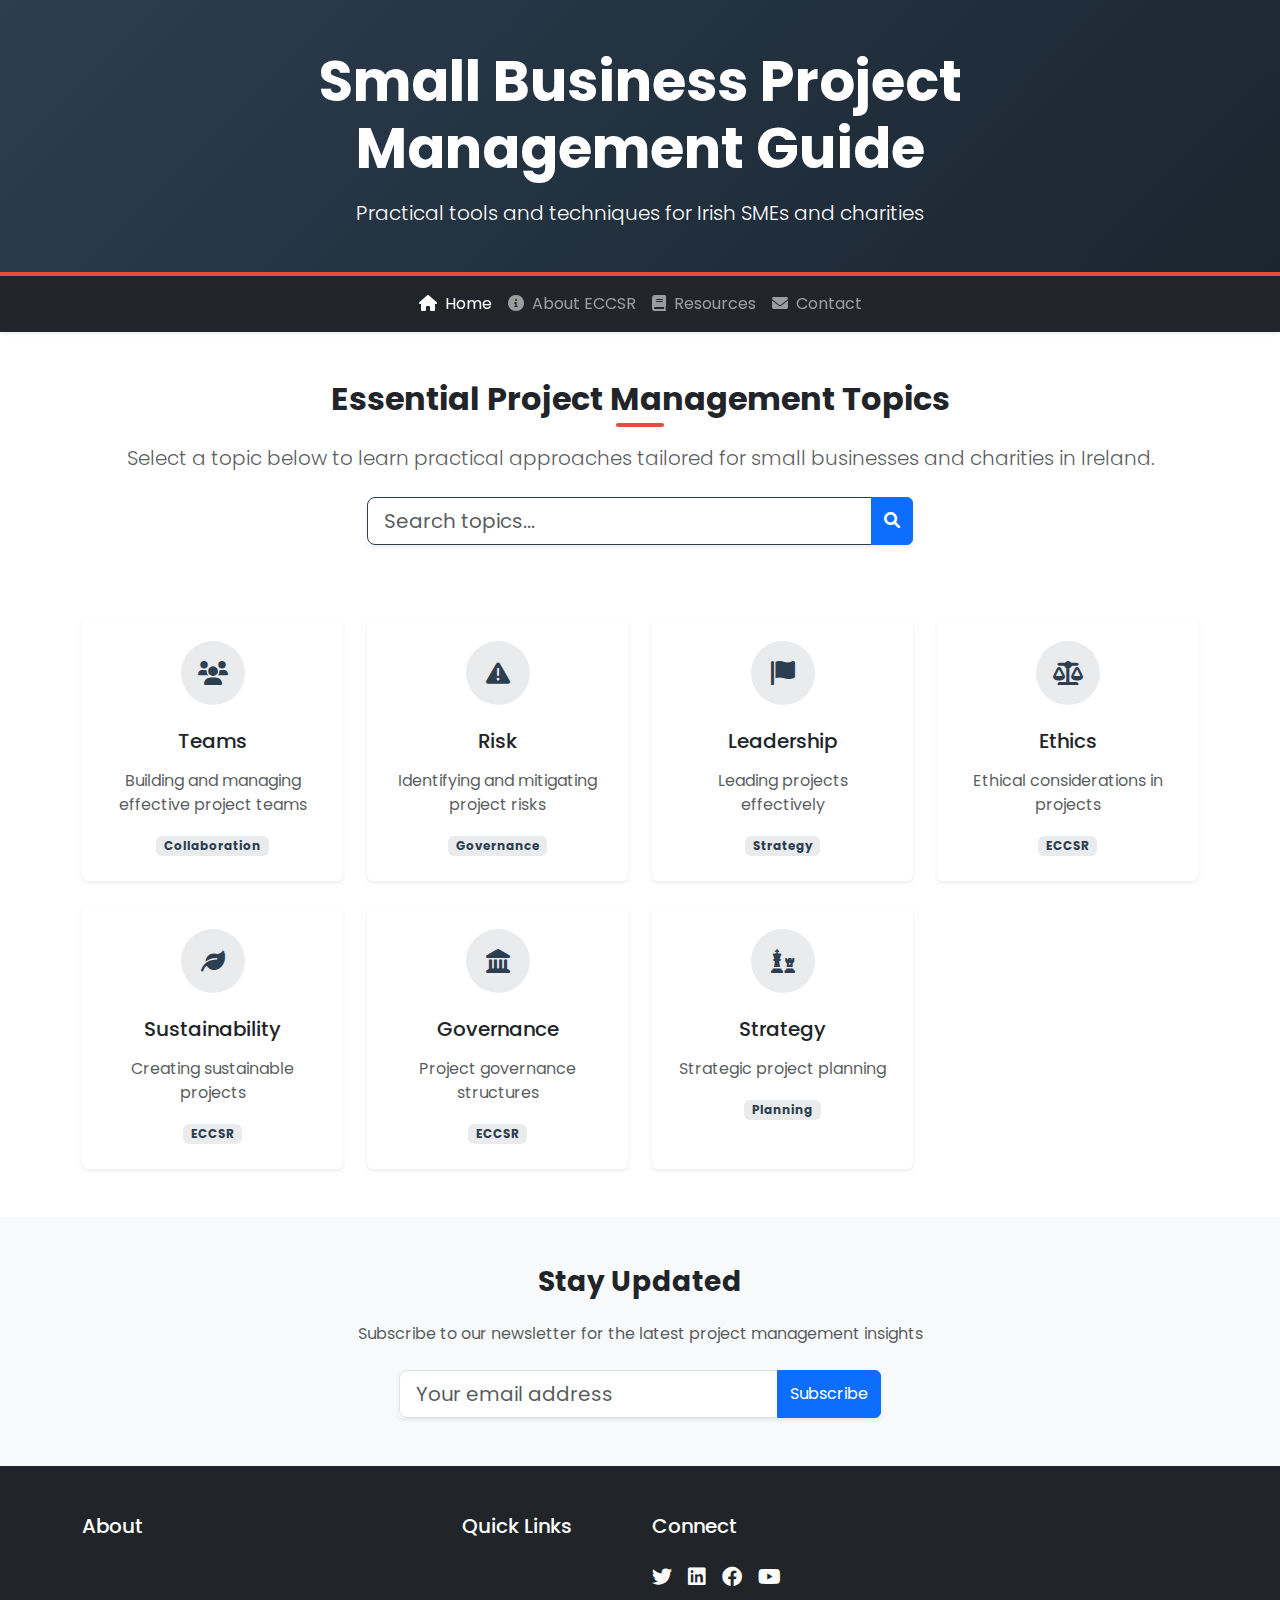
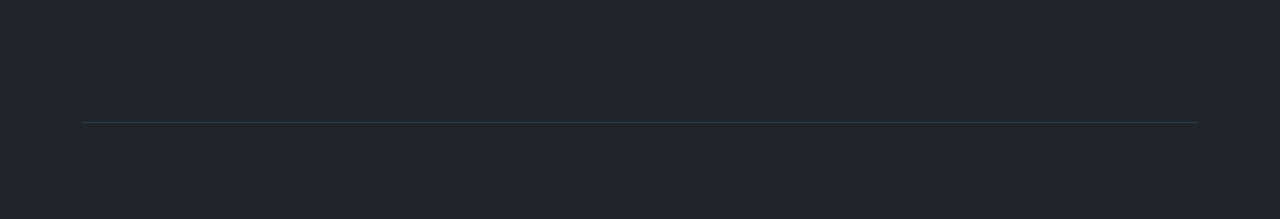
<file: index.html>
<!DOCTYPE html>
<html lang="en">
<head>
    <meta charset="UTF-8">
    <meta name="viewport" content="width=device-width, initial-scale=1.0">
    <title>Small Business Project Management Guide</title>
    <!-- Bootstrap 5 CSS -->
    <link href="https://cdn.jsdelivr.net/npm/bootstrap@5.3.0/dist/css/bootstrap.min.css" rel="stylesheet">
    <!-- Font Awesome 图标 -->
    <link rel="stylesheet" href="https://cdnjs.cloudflare.com/ajax/libs/font-awesome/6.0.0-beta3/css/all.min.css">
    <!-- Google字体 -->
    <link href="https://fonts.googleapis.com/css2?family=Poppins:wght@400;500;600;700&display=swap" rel="stylesheet">
    <!-- 自定义CSS -->
    <link rel="stylesheet" href="style1.css">
</head>
<body>
    <!-- 页眉 -->
    <header class="bg-primary text-white py-5">
        <div class="container">
            <div class="row justify-content-center">
                <div class="col-lg-8 text-center">
                    <h1 class="display-4 fw-bold mb-3">Small Business Project Management Guide</h1>
                    <p class="lead mb-0">Practical tools and techniques for Irish SMEs and charities</p>
                </div>
            </div>
        </div>
    </header>

    <!-- 导航栏 -->
    <nav class="navbar navbar-expand-lg navbar-dark bg-dark sticky-top shadow-sm">
        <div class="container">
            <button class="navbar-toggler" type="button" data-bs-toggle="collapse" data-bs-target="#navbarNav">
                <span class="navbar-toggler-icon"></span>
            </button>
            <div class="collapse navbar-collapse" id="navbarNav">
                <ul class="navbar-nav mx-auto">
                    <li class="nav-item">
                        <a class="nav-link active" href="index.html"><i class="fas fa-home me-2"></i>Home</a>
                    </li>
                    <li class="nav-item">
                        <a class="nav-link" href="about.html"><i class="fas fa-info-circle me-2"></i>About ECCSR</a>
                    </li>
                    <li class="nav-item">
                        <a class="nav-link" href="resources.html"><i class="fas fa-book me-2"></i>Resources</a>
                    </li>
                    <li class="nav-item">
                        <a class="nav-link" href="contact.html"><i class="fas fa-envelope me-2"></i>Contact</a>
                    </li>
                </ul>
            </div>
        </div>
    </nav>

    <!-- 主要内容 -->
    <main class="py-5">
        <div class="container">
            <!-- 介绍部分 -->
            <section class="mb-5 text-center">
                <h2 class="fw-bold mb-4 position-relative d-inline-block">Essential Project Management Topics</h2>
                <p class="lead text-muted mb-4">Select a topic below to learn practical approaches tailored for small businesses and charities in Ireland.</p>
                
                <!-- 搜索框 -->
                <div class="row justify-content-center">
                    <div class="col-md-8 col-lg-6">
                        <div class="input-group mb-4 shadow-sm">
                            <input type="text" class="form-control form-control-lg border-primary" placeholder="Search topics...">
                            <button class="btn btn-primary" type="button"><i class="fas fa-search"></i></button>
                        </div>
                    </div>
                </div>
            </section>

            <!-- 主题卡片网格 -->
            <div class="row g-4">
                <!-- 团队 -->
                <div class="col-md-6 col-lg-4 col-xl-3">
                    <div class="card h-100 border-0 shadow-sm hover-lift">
                        <div class="card-body text-center p-4">
                            <div class="icon-xl bg-light-primary text-primary rounded-circle mb-4 mx-auto">
                                <i class="fas fa-users fs-4"></i>
                            </div>
                            <h3 class="h5 mb-3">Teams</h3>
                            <p class="text-muted mb-3">Building and managing effective project teams</p>
                            <span class="badge bg-light-primary text-primary">Collaboration</span>
                        </div>
                    </div>
                </div>
                
                <!-- 风险 -->
                <div class="col-md-6 col-lg-4 col-xl-3">
                    <div class="card h-100 border-0 shadow-sm hover-lift">
                        <div class="card-body text-center p-4">
                            <div class="icon-xl bg-light-primary text-primary rounded-circle mb-4 mx-auto">
                                <i class="fas fa-exclamation-triangle fs-4"></i>
                            </div>
                            <h3 class="h5 mb-3">Risk</h3>
                            <p class="text-muted mb-3">Identifying and mitigating project risks</p>
                            <span class="badge bg-light-primary text-primary">Governance</span>
                        </div>
                    </div>
                </div>
                
                <!-- 领导力 -->
                <div class="col-md-6 col-lg-4 col-xl-3">
                    <div class="card h-100 border-0 shadow-sm hover-lift">
                        <div class="card-body text-center p-4">
                            <div class="icon-xl bg-light-primary text-primary rounded-circle mb-4 mx-auto">
                                <i class="fas fa-flag fs-4"></i>
                            </div>
                            <h3 class="h5 mb-3">Leadership</h3>
                            <p class="text-muted mb-3">Leading projects effectively</p>
                            <span class="badge bg-light-primary text-primary">Strategy</span>
                        </div>
                    </div>
                </div>
                
                <!-- 伦理 -->
                <div class="col-md-6 col-lg-4 col-xl-3">
                    <div class="card h-100 border-0 shadow-sm hover-lift">
                        <div class="card-body text-center p-4">
                            <div class="icon-xl bg-light-primary text-primary rounded-circle mb-4 mx-auto">
                                <i class="fas fa-balance-scale fs-4"></i>
                            </div>
                            <h3 class="h5 mb-3">Ethics</h3>
                            <p class="text-muted mb-3">Ethical considerations in projects</p>
                            <span class="badge bg-light-primary text-primary">ECCSR</span>
                        </div>
                    </div>
                </div>
                
                <!-- 可持续性 -->
                <div class="col-md-6 col-lg-4 col-xl-3">
                    <div class="card h-100 border-0 shadow-sm hover-lift">
                        <div class="card-body text-center p-4">
                            <div class="icon-xl bg-light-primary text-primary rounded-circle mb-4 mx-auto">
                                <i class="fas fa-leaf fs-4"></i>
                            </div>
                            <h3 class="h5 mb-3">Sustainability</h3>
                            <p class="text-muted mb-3">Creating sustainable projects</p>
                            <span class="badge bg-light-primary text-primary">ECCSR</span>
                        </div>
                    </div>
                </div>
                
                <!-- 治理 -->
                <div class="col-md-6 col-lg-4 col-xl-3">
                    <div class="card h-100 border-0 shadow-sm hover-lift">
                        <div class="card-body text-center p-4">
                            <div class="icon-xl bg-light-primary text-primary rounded-circle mb-4 mx-auto">
                                <i class="fas fa-landmark fs-4"></i>
                            </div>
                            <h3 class="h5 mb-3">Governance</h3>
                            <p class="text-muted mb-3">Project governance structures</p>
                            <span class="badge bg-light-primary text-primary">ECCSR</span>
                        </div>
                    </div>
                </div>
                
                <!-- 策略 -->
                <div class="col-md-6 col-lg-4 col-xl-3">
                    <div class="card h-100 border-0 shadow-sm hover-lift">
                        <div class="card-body text-center p-4">
                            <div class="icon-xl bg-light-primary text-primary rounded-circle mb-4 mx-auto">
                                <i class="fas fa-chess fs-4"></i>
                            </div>
                            <h3 class="h5 mb-3">Strategy</h3>
                            <p class="text-muted mb-3">Strategic project planning</p>
                            <span class="badge bg-light-primary text-primary">Planning</span>
                        </div>
                    </div>
                </div>
            </div>
        </div>
    </main>

    <!-- 新闻订阅 -->
    <section class="bg-light py-5">
        <div class="container">
            <div class="row justify-content-center">
                <div class="col-lg-8 text-center">
                    <h3 class="fw-bold mb-4">Stay Updated</h3>
                    <p class="text-muted mb-4">Subscribe to our newsletter for the latest project management insights</p>
                    <div class="row justify-content-center">
                        <div class="col-md-8">
                            <form class="input-group shadow-sm">
                                <input type="email" class="form-control form-control-lg" placeholder="Your email address">
                                <button class="btn btn-primary" type="submit">Subscribe</button>
                            </form>
                        </div>
                    </div>
                </div>
            </div>
        </div>
    </section>

    <!-- 页脚 -->
    <footer class="bg-dark text-white py-5">
        <div class="container">
            <div class="row g-4">
                <div class="col-lg-4">
                    <h5 class="text-white mb-4">About</h5>
                    <p class="text-muted">The Small Business Project Management Guide provides practical tools and techniques tailored for Irish SMEs and charities, based on the ECCSR framework.</p>
                </div>
                <div class="col-lg-2 col-md-4">
                    <h5 class="text-white mb-4">Quick Links</h5>
                    <ul class="list-unstyled">
                        <li class="mb-2"><a href="index.html" class="text-muted text-decoration-none">Home</a></li>
                        <li class="mb-2"><a href="about.html" class="text-muted text-decoration-none">About ECCSR</a></li>
                        <li class="mb-2"><a href="resources.html" class="text-muted text-decoration-none">Resources</a></li>
                        <li class="mb-2"><a href="contact.html" class="text-muted text-decoration-none">Contact</a></li>
                    </ul>
                </div>
                <div class="col-lg-3 col-md-4">
                    <h5 class="text-white mb-4">Connect</h5>
                    <div class="d-flex gap-3">
                        <a href="#" class="text-white fs-5"><i class="fab fa-twitter"></i></a>
                        <a href="#" class="text-white fs-5"><i class="fab fa-linkedin"></i></a>
                        <a href="#" class="text-white fs-5"><i class="fab fa-facebook"></i></a>
                        <a href="#" class="text-white fs-5"><i class="fab fa-youtube"></i></a>
                    </div>
                </div>
            </div>
            <hr class="my-4 border-secondary">
            <div class="text-center text-muted">
                <p class="mb-0">&copy; 2025 Small Business Project Management Guide. Based on the ECCSR framework by Joe Houghton.</p>
            </div>
        </div>
    </footer>

    <!-- Bootstrap JS -->
    <script src="https://cdn.jsdelivr.net/npm/bootstrap@5.3.0/dist/js/bootstrap.bundle.min.js"></script>
</body>
</html>
</file>
<file: style1.css>
/* 自定义样式 */
:root {
    --bs-primary: #2c3e50;
    --bs-primary-rgb: 44, 62, 80;
    --bs-secondary: #3498db;
    --bs-secondary-rgb: 52, 152, 219;
    --bs-accent: #e74c3c;
    --bs-accent-rgb: 231, 76, 60;
}

body {
    font-family: 'Poppins', sans-serif;
}

/* 页眉样式 */
header {
    background: linear-gradient(135deg, var(--bs-primary), #1a252f);
    position: relative;
}

header::after {
    content: "";
    position: absolute;
    bottom: 0;
    left: 0;
    right: 0;
    height: 4px;
    background-color: var(--bs-accent);
}

/* 导航栏 */
.navbar {
    transition: all 0.3s ease;
}

.navbar.scrolled {
    background-color: var(--bs-primary) !important;
    box-shadow: 0 0.125rem 0.25rem rgba(0, 0, 0, 0.075);
}

/* 卡片悬停效果 */
.hover-lift {
    transition: all 0.25s ease;
}

.hover-lift:hover {
    transform: translateY(-0.5rem);
    box-shadow: 0 0.5rem 1rem rgba(0, 0, 0, 0.15) !important;
}

/* 图标容器 */
.icon-xl {
    width: 4rem;
    height: 4rem;
    display: flex;
    align-items: center;
    justify-content: center;
}

.bg-light-primary {
    background-color: rgba(var(--bs-primary-rgb), 0.1);
}

/* 标题装饰线 */
h2.position-relative::after {
    content: "";
    position: absolute;
    bottom: -0.5rem;
    left: 50%;
    transform: translateX(-50%);
    width: 3rem;
    height: 0.25rem;
    background-color: var(--bs-accent);
    border-radius: 0.25rem;
}

/* 表单样式 */
.form-control:focus {
    border-color: var(--bs-primary);
    box-shadow: 0 0 0 0.25rem rgba(var(--bs-primary-rgb), 0.25);
}

/* 响应式调整 */
@media (max-width: 768px) {
    .display-4 {
        font-size: 2.5rem;
    }
    
    .lead {
        font-size: 1rem;
    }
}
</file>
